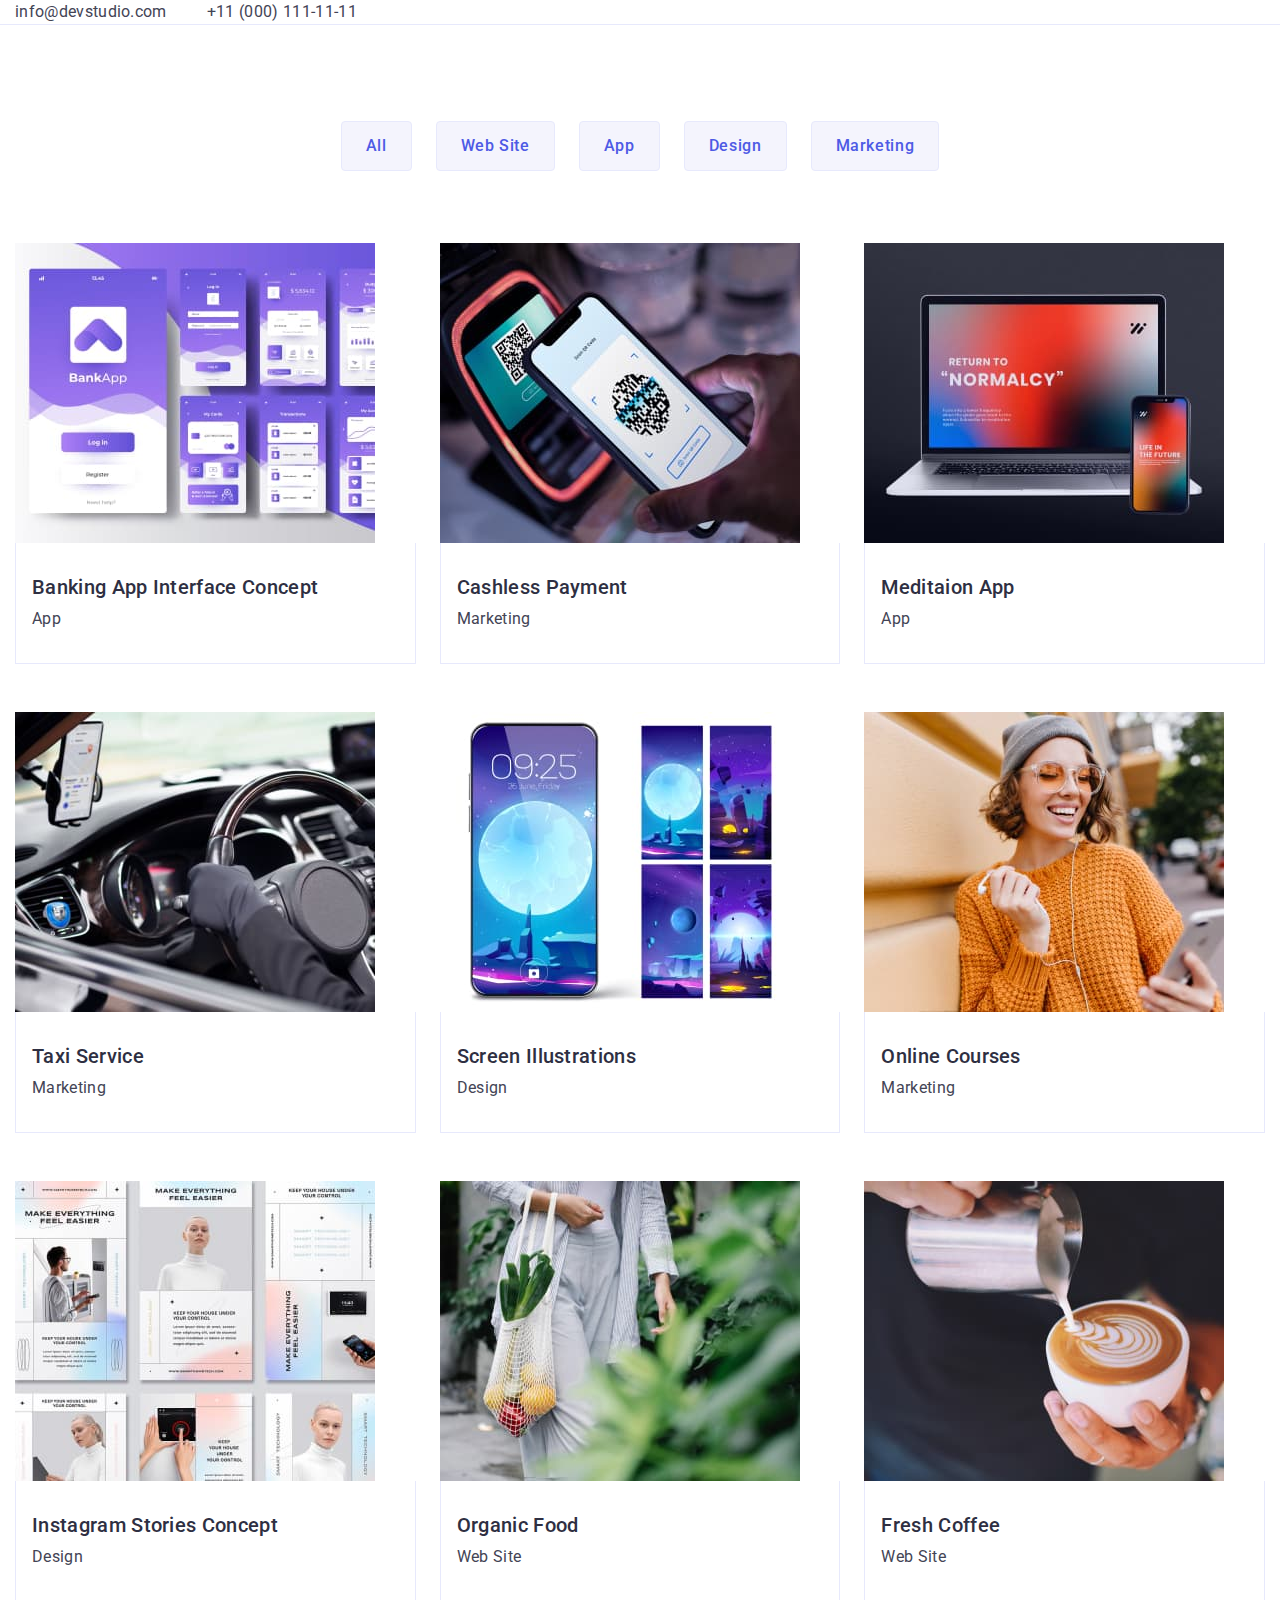
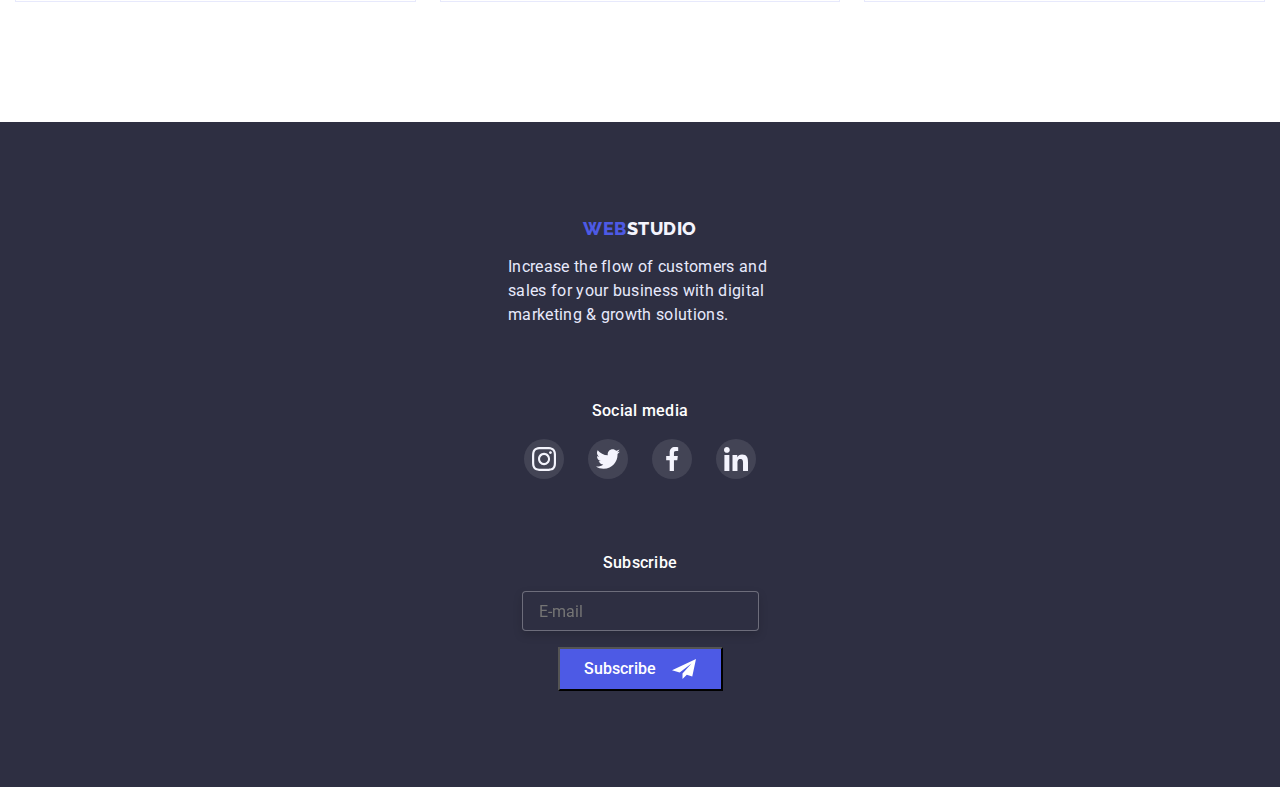
<file: portfolio.html>
<!DOCTYPE html>
<html lang="en">

<head>
    <meta charset="UTF-8">
    <meta http-equiv="X-UA-Compatible" content="IE=edge">
    <meta name="viewport" content="width=device-width, initial-scale=1.0">
    <title>WebStudio</title>
    <link rel="stylesheet" href="https://cdnjs.cloudflare.com/ajax/libs/modern-normalize/1.1.0/modern-normalize.css"
        integrity="sha512-Y0MM+V6ymRKN2zStTqzQ227DWhhp4Mzdo6gnlRnuaNCbc+YN/ZH0sBCLTM4M0oSy9c9VKiCvd4Jk44aCLrNS5Q=="
        crossorigin="anonymous" referrerpolicy="no-referrer" />
    <link rel="preconnect" href="https://fonts.googleapis.com">
    <link rel="preconnect" href="https://fonts.gstatic.com" crossorigin>
    <link
        href="https://fonts.googleapis.com/css2?family=Raleway:wght@800&family=Roboto:wght@400;500;700;900&display=swap"
        rel="stylesheet">
    <link rel="stylesheet" href="./css/styles.css">
</head>

<body>
    <!-- Header -->
    <header class="header">
        <div class="container header-container">
            <nav class="header-nav">
                <a href="./index.html" class="header-logo"><span class="logo-accent">Web</span>Studio</a>

                <ul class="header-list">

                    <li class="header-item"><a href="./index.html" class="header-link">Studio</a></li>
                    <li class="header-item"><a href="./portfolio.html" class="header-link active">Portfolio</a></li>
                    <li class="header-item"><a href="" class="header-link">Contacts</a></li>
                </ul>
            </nav>
            <address class="address">
                <ul class="address-list">
                    <li class="address-item"><a href="mailto:info@devstudio.com"
                            class="address-mail">info@devstudio.com</a>
                    </li>
                    <li class="address-item"><a href="tel:+110001111111" class="address-tel">+11 (000) 111-11-11</a>
                    </li>
                </ul>
            </address>
        </div>

    </header>
    <main>
        <!-- Portfolio -->
        <section class="portfolio">
            <div class="container">
                <h1 class="portfolio-title visually-hidden">Portfolio</h1>
                <ul class="portfolio-list">
                    <li class="portfolio-item"><button type="button" class="portfolio-btn">All</button></li>
                    <li class="portfolio-item"><button type="button" class="portfolio-btn">Web Site</button></li>
                    <li class="portfolio-item"><button type="button" class="portfolio-btn">App</button></li>
                    <li class="portfolio-item"><button type="button" class="portfolio-btn">Design</button></li>
                    <li class="portfolio-item"><button type="button" class="portfolio-btn">Marketing</button></li>
                </ul>

                <!-- Gallery -->
                <ul class="gallery-list">
                    <li class="gallery-item">
                        <a href="" class="gallery-link">
                            <div class="gallery-wrap">
                                <img src="./imgn-portfolio/bank.jpg" alt="Bank App" width="360" height="300">
                                <p class="gallery-overlay-text">14 Stylish and User-Friendly App Design Concepts · Task
                                    Manager App · Calorie Tracker App
                                    · Exotic Fruit Ecommerce App ·
                                    Cloud Storage App</p>
                            </div>
                            <div class="portfolio-card">
                                <h3 class="gallery-subtitle">Banking App Interface Concept</h3>
                                <p class="gallery-text">App</p>
                            </div>
                        </a>
                    </li>
                    <li class="gallery-item">
                        <a href="" class="gallery-link">
                            <div class="gallery-wrap">
                                <img src="./imgn-portfolio/cash.jpg" alt="Apple Pay" width="360" height="300">
                                <p class="gallery-overlay-text">14 Stylish and User-Friendly App Design Concepts · Task
                                    Manager App · Calorie Tracker App
                                    · Exotic Fruit Ecommerce App ·
                                    Cloud Storage App</p>
                            </div>
                            <div class="portfolio-card">
                                <h3 class="gallery-subtitle">Cashless Payment</h3>
                                <p class="gallery-text">Marketing</p>
                            </div>
                        </a>
                    </li>
                    <li class="gallery-item">
                        <a href="" class="gallery-link">
                            <div class="gallery-wrap">
                                <img src="./imgn-portfolio/meditation.jpg" alt="Laptop and phone" width="360"
                                    height="300">
                                <p class="gallery-overlay-text">14 Stylish and User-Friendly App Design Concepts · Task
                                    Manager App · Calorie Tracker App
                                    · Exotic Fruit Ecommerce App ·
                                    Cloud Storage App</p>
                            </div>
                            <div class="portfolio-card">
                                <h3 class="gallery-subtitle">Meditaion App</h3>
                                <p class="gallery-text">App</p>
                            </div>
                        </a>
                    </li>
                    <li class="gallery-item">
                        <a href="" class="gallery-link">
                            <div class="gallery-wrap">
                                <img src="./imgn-portfolio/taxi.jpg" alt="Taxi Service" width="360" height="300">
                                <p class="gallery-overlay-text">14 Stylish and User-Friendly App Design Concepts · Task
                                    Manager App · Calorie Tracker App
                                    · Exotic Fruit Ecommerce App ·
                                    Cloud Storage App</p>
                            </div>
                            <div class="portfolio-card">
                                <h3 class="gallery-subtitle">Taxi Service</h3>
                                <p class="gallery-text">Marketing</p>
                            </div>
                        </a>
                    </li>
                    <li class="gallery-item">
                        <a href="" class="gallery-link">
                            <div class="gallery-wrap">
                                <img src="./imgn-portfolio/phone.jpg" alt="Phone" width="360" height="300">
                                <p class="gallery-overlay-text">14 Stylish and User-Friendly App Design Concepts · Task
                                    Manager App · Calorie Tracker App
                                    · Exotic Fruit Ecommerce App ·
                                    Cloud Storage App</p>
                            </div>
                            <div class="portfolio-card">
                                <h3 class="gallery-subtitle">Screen Illustrations</h3>
                                <p class="gallery-text">Design</p>
                            </div>
                        </a>
                    </li>
                    <li class="gallery-item">
                        <a href="" class="gallery-link">
                            <div class="gallery-wrap">
                                <img src="./imgn-portfolio/girlwithphone.jpg" alt="Girl with phone" width="360"
                                    height="300">
                                <p class="gallery-overlay-text">14 Stylish and User-Friendly App Design Concepts · Task
                                    Manager App · Calorie Tracker App
                                    · Exotic Fruit Ecommerce App ·
                                    Cloud Storage App</p>
                            </div>
                            <div class="portfolio-card">
                                <h3 class="gallery-subtitle">Online Courses</h3>
                                <p class="gallery-text">Marketing</p>
                            </div>
                        </a>
                    </li>
                    <li class="gallery-item">
                        <a href="" class="gallery-link">
                            <div class="gallery-wrap">
                                <img src="./imgn-portfolio/insta.jpg" alt="Instagram Story" width="360" height="300">
                                <p class="gallery-overlay-text">14 Stylish and User-Friendly App Design Concepts · Task
                                    Manager App · Calorie Tracker App
                                    · Exotic Fruit Ecommerce App ·
                                    Cloud Storage App</p>
                            </div>
                            <div class="portfolio-card">
                                <h3 class="gallery-subtitle">Instagram Stories Concept</h3>
                                <p class="gallery-text">Design</p>
                            </div>
                        </a>
                    </li>
                    <li class="gallery-item">
                        <a href="" class="gallery-link">
                            <div class="gallery-wrap">
                                <img src="./imgn-portfolio/food.jpg" alt="Vegetables" width="360" height="300">
                                <p class="gallery-overlay-text">14 Stylish and User-Friendly App Design Concepts · Task
                                    Manager App · Calorie Tracker App
                                    · Exotic Fruit Ecommerce App ·
                                    Cloud Storage App</p>
                            </div>
                            <div class="portfolio-card">
                                <h3 class="gallery-subtitle">Organic Food</h3>
                                <p class="gallery-text">Web Site</p>
                            </div>
                        </a>
                    </li>
                    <li class="gallery-item">
                        <a href="" class="gallery-link">
                            <div class="gallery-wrap">
                                <img src="./imgn-portfolio/cofee.jpg" alt="Cappuccino" width="360" height="300">
                                <p class="gallery-overlay-text">14 Stylish and User-Friendly App Design Concepts · Task
                                    Manager App · Calorie Tracker App
                                    · Exotic Fruit Ecommerce App ·
                                    Cloud Storage App</p>
                            </div>
                            <div class="portfolio-card">
                                <h3 class="gallery-subtitle">Fresh Coffee</h3>
                                <p class="gallery-text">Web Site</p>
                            </div>
                        </a>
                    </li>
                </ul>
            </div>
        </section>
    </main>
    <!-- Footer -->
    <footer class="footer">
        <div class="container footer-conctainer">
            <div class="footer-logo-text"> <a href="./index.html" class="footer-logo"><span
                        class="logo-accent">Web</span>Studio</a>
                <p class="footer-text">Increase the flow of customers and sales for your business with digital marketing
                    &
                    growth solutions.</p>
            </div>


            <div class="footer-social">
                <p class="footer-social-text">Social media</p>
                <ul class="footer-social-list">

                    <li class="footer-social-item"><a href="" class="footer-social-link">
                            <svg class="footer-social-icon" width="24" height="24">
                                <use href="./images/symbol-defs.svg#icon-instagram"></use>
                            </svg></a></li>
                    <li class="footer-social-item"><a href="" class="footer-social-link"><svg class="team-social-icon"
                                width="24" height="24">
                                <use href="./images/symbol-defs.svg#icon-twitter"></use>
                            </svg></a></li>
                    <li class="footer-social-item"><a href="" class="footer-social-link"><svg class="team-social-icon"
                                width="24" height="24">
                                <use href="./images/symbol-defs.svg#icon-facebook"></use>
                            </svg></a></li>
                    <li class="footer-social-item"><a href="" class="footer-social-link"><svg class="team-social-icon"
                                width="24" height="24">
                                <use href="./images/symbol-defs.svg#icon-linkedin"></use>
                            </svg></a></li>
                </ul>
            </div>


            <form class="footer-form">
                <label for="footer-email" class="footer-mail">Subscribe</label>
                <div class="footer-mail-form">
                    <input type="email" name="email" class="footer-mail-input" id="footer-email" placeholder="E-mail">
                    <button type="submit" class="form-btn">Subscribe
                        <svg class="footer-form-svg" width="24" height="24">
                            <use href="./images/symbol-defs.svg#icon-Frame"></use>
                        </svg>
                    </button>
                </div>
            </form>

        </div>
    </footer>
    <div class="backdrop is-hidden " data-modal>
        <div class="modal">
            <button type="button" data-modal-close class="modal-close">
                <svg class="modal-close-button">
                    <use href="./images/symbol-defs.svg#icon-close"></use>
                </svg></button>
            <form class="form-modal">
                <label for="name" class="modal-label">Name</label>
                <input type="text" name="username" id="name">
                <label for="tel" class="modal-label">Phone</label>
                <input type="tel" name="userphone" id="tel">
                <label for="mail" class="modal-label">Email</label>
                <input type="email" name="usermail" id="mail">
            </form>
        </div>
    </div>
    <script src="./js/modal.js"></script>
</body>

</html>
</file>
<file: css/styles.css>
:root {
    --logo-color: #4D5AE5;
    --logo-second-color: #F4F4FD;
    --hero-color: #FFFFFF;
    --primary-color: #2E2F42;
    --secondary-color: #434455;
    --footer-color: #E7E9FC;
    --background-btn: #404BBF;

}

body {
    font-family: 'Roboto', sans-serif;
    letter-spacing: 0.02em;
    background-color: var(--hero-color);
}

h1,
h2,
h3,
h4,
h5,
h6,
p {
    margin: 0;
}

ul {
    list-style: none;
    margin: 0;
    padding: 0;
}

img {
    display: block;
}

.container {

    width: 100%;
    padding-left: 15px;
    padding-right: 15px;
    margin-left: auto;
    margin-right: auto;
}



/* header */
.header {
    border-bottom: 1px solid #E7E9FC;
}

.header-container {
    display: flex;
    align-items: center;
    justify-content: space-between;

}

.header-nav {
    display: flex;
    display: none;
}

.header-list {
    display: flex;
    gap: 40px;
    margin-left: 76px;
    align-items: center;
}

/* .address {
    margin-left: auto;
} */

.address-list {
    display: flex;
    gap: 40px;
}

.header-logo {
    text-decoration: none;
    font-family: 'Raleway';
    font-weight: 800;
    font-size: 18px;
    line-height: 1.33;
    letter-spacing: 0.03em;
    text-transform: uppercase;
    color: var(--primary-color);
    padding-top: 24px;
    padding-bottom: 24px;
}

.header-logo .logo-accent {
    color: var(--logo-color);
}

.header-link {

    text-decoration: none;
    font-weight: 500;
    font-size: 16px;
    line-height: 1.5;
    color: var(--primary-color);
    padding-top: 24px;
    padding-bottom: 24px;
    transition: color 250ms cubic-bezier(0.4, 0, 0.2, 1);
}

.header-link:hover,
.header-link:focus {
    color: var(--logo-color);

}

.active {
    color: var(--background-btn);
    position: relative;
}

.active::after {
    content: '';
    position: absolute;
    left: 0;
    bottom: -3px;

    background-color: var(--background-btn);
    border-radius: 2px;
    height: 4px;
    width: 100%;
}

.address-mail,
.address-tel {
    font-style: normal;
    text-decoration: none;
    font-size: 16px;
    line-height: 24px;
    color: var(--secondary-color);
    padding-top: 24px;
    padding-bottom: 24px;
    transition: color 250ms cubic-bezier(0.4, 0, 0.2, 1);

}


.address-mail:hover,
.address-mail:focus,
.address-tel:hover,
.address-tel:focus {
    color: var(--logo-color)
}

/*Hero  */
.hero {
    width: 100%;
    margin-left: auto;
    margin-right: auto;
    padding-top: 112px;
    padding-bottom: 112px;
    text-align: center;
    background-image:
        linear-gradient(rgba(46, 47, 66, 0.7), rgba(46, 47, 66, 0.7)),
        url(../images/hero-img-mob.jpg);
    background-repeat: no-repeat;
    background-position: center;
    background-size: cover;
}

@media (min-device-pixel-ratio: 2),
(min-resolution: 192dpi),
(min-resolution: 2dppx) {
    .hero {
        background-image:
            linear-gradient(rgba(46, 47, 66, 0.7), rgba(46, 47, 66, 0.7)),
            url(../images/hero-img-mob-2x.jpg);
    }
}



.hero-title {
    margin: 0 auto 72px;
    max-width: 496px;
    font-size: 36px;
    line-height: 1.11;
    text-align: center;
    color: var(--hero-color);
}

.hero-btn {
    padding: 16px 32px;
    border-radius: 4px;
    border-color: var(--logo-color);
    box-shadow: 0px 4px 4px rgba(0, 0, 0, 0.15);

    font-family: inherit;
    font-weight: 500;
    font-size: 16px;
    line-height: 1.5;
    letter-spacing: 0.04em;
    color: var(--hero-color);
    background-color: var(--logo-color);
    cursor: pointer;
    transition: background-color 250ms cubic-bezier(0.4, 0, 0.2, 1);
}

.hero-btn:is(:hover, :focus) {
    background-color: var(--background-btn);
}

/* advantages */
.advantages {
    padding-top: 96px;
    padding-bottom: 96px;
}

.advantages-list {
    display: flex;
    flex-wrap: wrap;
    flex-direction: row;
    row-gap: 72px;
}

.advantages-item {
    /* min-width: 396px; */
    /* width: calc((100% - 72px) / 4); */
}

.visually-hidden {
    position: absolute;
    height: 1px;
    margin: -1px;
    border: 0;
    padding: 0;
    white-space: nowrap;
    clip-path: inset(100%);
    clip: rect(0 0 0 0);
    overflow: hidden;
    width: 1px;
}

.advantages-subtitle {
    margin-bottom: 8px;
    font-size: 36px;
    line-height: 1.1;
    color: var(--primary-color)
}

.advantages-text {
    font-size: 16px;
    line-height: 1.5;
    color: var(--secondary-color);
}






/* team */
.team {
    padding-top: 96px;
    padding-bottom: 96px;
    background-color: var(--logo-second-color);
}

.team-list {
    display: flex;
    flex-wrap: wrap;
    width: 100%;
    gap: 24px;
    justify-content: center;
}

.team-item {

    border-radius: 0px 0px 4px 4px;
    box-shadow: 0px 1px 6px rgba(46, 47, 66, 0.08), 0px 1px 1px rgba(46, 47, 66, 0.16), 0px 2px 1px rgba(46, 47, 66, 0.08);
}

.team-description {
    padding-top: 32px;
    padding-bottom: 32px;
    text-align: center;
    background-color: var(--hero-color);
}


.team-title {
    margin-bottom: 72px;

    font-size: 36px;
    line-height: 1.11;
    text-align: center;
    text-transform: capitalize;
    color: var(--primary-color);
}

.team-subtitle {

    margin-bottom: 8px;

    font-weight: 500;
    font-size: 20px;
    line-height: 1.2;
    color: var(--primary-color);
}

.team-text {
    margin-bottom: 8px;
    font-size: 16px;
    line-height: 1.5;
    color: var(--secondary-color);
}

.team-social-list {
    display: flex;
    gap: 24px;
    justify-content: center;
}

.team-social-item {
    width: 40px;
    height: 40px;
}

.team-social-link {
    display: flex;
    justify-content: center;
    align-items: center;
    width: 100%;
    height: 100%;
    border-radius: 50%;
    background-color: var(--logo-color);
    transition: background-color 250ms cubic-bezier(0.4, 0, 0.2, 1);
}

.team-social-link:hover,
.team-social-link:focus {
    background-color: var(--background-btn);
}

/* Customers */
.customers {
    padding-top: 96px;
    padding-bottom: 96px;
}

.customers-title {
    font-size: 36px;
    line-height: 1.11;
    text-transform: capitalize;
    color: var(--primary-color);
    text-align: center;
    margin-bottom: 72px;
}

.customers-list {
    display: flex;
    flex-wrap: wrap;
    column-gap: 16px;
    row-gap: 72px;
    justify-content: center;
}

.customers-item {
    width: 168px;
    height: 88px;
    border: 1px solid #8E8F99;
    border-radius: 4px;
    transition: border-color 250ms cubic-bezier(0.4, 0, 0.2, 1);
}

.customers-link {
    display: flex;

    justify-content: center;
    align-items: center;
    width: 100%;
    height: 100%;


}

.customers-icon {
    fill: #8E8F99;
    transition: fill 250ms cubic-bezier(0.4, 0, 0.2, 1);

}

.customers-item:is(:hover, :focus) {
    border-color: var(--background-btn);
}



.customers-item:is(:hover, :focus) .customers-icon {
    fill: var(--background-btn);
}

/* footer */
.footer {
    padding-top: 96px;
    padding-bottom: 96px;
    background: var(--primary-color);
}


.footer-logo {
    display: block;
    text-align: center;
    text-decoration: none;
    font-family: 'Raleway';
    font-weight: 800;
    font-size: 18px;
    line-height: 1.17;
    letter-spacing: 0.03em;
    text-transform: uppercase;
    color: var(--logo-second-color);
}

.footer-logo .logo-accent {
    color: var(--logo-color);
}

.footer-text {
    margin-top: 16px;
    max-width: 264px;
    font-size: 16px;
    line-height: 1.5;
    color: var(--footer-color);
}

.footer-social {
    text-align: center;
}

.footer-social-text {

    margin-bottom: 16px;
    font-weight: 500;
    font-size: 16px;
    line-height: 1.5;
    color: var(--hero-color);
}

.footer-conctainer {
    display: flex;
    flex-direction: column;
    justify-content: center;
    align-items: center;
    gap: 72px;
    margin-right: auto;
    margin-left: auto;


}



.footer-social-list {
    display: flex;
    gap: 24px;

}


.footer-social-item {
    width: 40px;
    height: 40px;
}


.footer-social-link {
    display: flex;
    justify-content: center;
    align-items: center;
    width: 100%;
    height: 100%;
    border-radius: 50%;
    background-color: var(--secondary-color);
    transition: background-color 250ms cubic-bezier(0.4, 0, 0.2, 1);
}

.footer-social-link:is(:hover, :focus) {
    background-color: #31D0AA;
}




/* Porfolio.html */
.portfolio-list {

    margin-bottom: 72px;
    display: flex;
    justify-content: center;
    gap: 24px;
}

.portfolio-btn {
    padding: 12px 24px;
    font-family: inherit;
    font-weight: 500;
    font-size: 16px;
    line-height: 1.5;
    letter-spacing: 0.04em;
    color: var(--logo-color);
    background-color: var(--logo-second-color);
    cursor: pointer;
    border: 1px solid #E7E9FC;
    border-radius: 4px;
    transition: background-color 250ms cubic-bezier(0.4, 0, 0.2, 1),
        color 250ms cubic-bezier(0.4, 0, 0.2, 1),
        box-shadow 250ms cubic-bezier(0.4, 0, 0.2, 1);
}

.portfolio-btn:hover,
.portfolio-btn:focus {
    background: var(--background-btn);
    color: var(--hero-color);
    box-shadow: 0px 3px 1px rgba(0, 0, 0, 0.1), 0px 2px 1px rgba(0, 0, 0, 0.08), 0px 2px 2px rgba(0, 0, 0, 0.12);

}

/* gallery */
.portfolio {
    padding-top: 96px;
    padding-bottom: 120px;
}

.gallery-list {
    display: flex;
    flex-wrap: wrap;
    row-gap: 48px;
    column-gap: 24px;


}

.portfolio-card {
    padding-left: 16px;
    padding-top: 32px;
    padding-bottom: 32px;
    background-color: var(--hero-color);
    border-bottom: 1px solid #E7E9FC;
    border-right: 1px solid #E7E9FC;
    border-left: 1px solid #E7E9FC;
}

.gallery-item {
    width: calc((100% - 48px) / 3);
    transition: box-shadow 250ms cubic-bezier(0.4, 0, 0.2, 1);
}

.gallery-item:is(:hover, :focus) {
    box-shadow: 0px 1px 6px rgba(46, 47, 66, 0.08), 0px 1px 1px rgba(46, 47, 66, 0.16), 0px 2px 1px rgba(46, 47, 66, 0.08);
}

.gallery-subtitle {
    margin-bottom: 8px;
    font-weight: 500;
    font-size: 20px;
    line-height: 1.2;
    color: var(--primary-color);
}

.gallery-text {
    font-size: 16px;
    line-height: 1.5;
    color: var(--secondary-color);
}

.gallery-link {
    text-decoration: none;

}

.gallery-link:is(:hover, :focus) .gallery-overlay-text {
    transform: translateY(0);
}

.gallery-wrap {
    position: relative;
    overflow: hidden;
}

.gallery-overlay-text {
    font-size: 16px;
    line-height: 1.50;
    color: var(--logo-second-color);
    padding: 40px 32px 0;
    position: absolute;
    top: 0;
    left: 0;
    background-color: var(--logo-color);
    width: 100%;
    height: 100%;
    transform: translateY(100%);
    transition: transform 250ms cubic-bezier(0.4, 0, 0.2, 1);
    overflow: auto;
}


/* Modal */
.backdrop {

    width: 100%;
    height: 100%;
    background: rgba(46, 47, 66, 0.4);

    position: fixed;
    top: 0;
    left: 0;
    opacity: 1;
    transition: opacity 250ms cubic-bezier(0.4, 0, 0.2, 1),
        visibility 250ms cubic-bezier(0.4, 0, 0.2, 1);
}

.backdrop.is-hidden {
    opacity: 0;
    visibility: hidden;
    pointer-events: none;

}

.modal {
    width: 408px;
    height: 584px;
    background: #FCFCFC;
    box-shadow: 0px 1px 1px rgba(0, 0, 0, 0.14), 0px 1px 3px rgba(0, 0, 0, 0.12), 0px 2px 1px rgba(0, 0, 0, 0.2);
    border-radius: 4px;
    padding: 24px;

    position: absolute;
    top: 50%;
    left: 50%;
    transform: translate(-50%, -50%) scale(1);
    transition: transform 250ms cubic-bezier(0.4, 0, 0.2, 1);
}

.modal-close {
    display: block;
    margin-left: auto;
    padding: 8px;
    border: 1px solid rgba(0, 0, 0, 0.1);
    background-color: var(--footer-color);
    border-radius: 50%;
    cursor: pointer;
}

.modal-close-button {
    display: block;
    width: 8px;
    height: 8px;

}

.modal-title {
    font-weight: 500;
    font-size: 16px;
    line-height: 1.5;

    text-align: center;
    margin-top: 24px;
    margin-bottom: 16px;
}

.form-modal {
    display: block;


}

.modal-label {

    display: block;
    font-size: 12px;
    line-height: 1.17;
    letter-spacing: 0.01em;
    color: #8E8F99;
    margin-bottom: 4px;

}


.modal-input {
    width: 100%;
    border: 1px solid rgba(46, 47, 66, 0.4);
    border-radius: 4px;
    height: 40px;
    padding: 5px 10px;
    padding-left: 38px;
    outline: transparent;
    transition: border-color 250ms cubic-bezier(0.4, 0, 0.2, 1);
}

.modal-input:focus {
    border-color: var(--logo-color);
}

.modal-input:focus+.form-icon {
    fill: var(--logo-color);
}

.form-group {
    position: relative;
    margin-bottom: 8px;

}

.form-icon {
    position: absolute;
    top: 50%;
    left: 16px;
    transform: translateY(-50%);
    transition: fill 250ms cubic-bezier(0.4, 0, 0.2, 1);

}

.form-textarea {
    width: 100%;
    min-height: 120px;
    border: 1px solid rgba(46, 47, 66, 0.4);
    border-radius: 4px;
    resize: none;
    padding: 5px 10px;

    outline: transparent;
    transition: border-color 250ms cubic-bezier(0.4, 0, 0.2, 1);

}

.form-textarea::placeholder {
    font-weight: 400;
    font-size: 12px;
    line-height: 1.17;
    letter-spacing: 0.04em;
    color: rgba(46, 47, 66, 0.4);
    transition: color 250ms cubic-bezier(0.4, 0, 0.2, 1);
}

.form-textarea:focus {
    border-color: var(--logo-color);
}

.form-textarea:focus::placeholder {
    color: var(--logo-color);
}

.policy-label {
    font-weight: 400;
    font-size: 12px;
    line-height: 1.17;
    letter-spacing: 0.04em;
    color: #8E8F99;
    display: flex;
    align-items: center;
}



.policy-label span {
    display: flex;
    align-items: center;
    justify-content: center;
    width: 16px;
    height: 16px;
    border: 1px solid rgba(46, 47, 66, 0.4);
    border-radius: 2px;
    margin-right: 8px;
    fill: transparent;
    transition: background-color 250ms cubic-bezier(0.4, 0, 0.2, 1);
    ;


}

.policy-link {
    padding-left: 3px;
}

.policy-input:checked+.policy-label span {
    background-color: var(--background-btn);
}

.modal-btn {
    display: block;
    min-width: 169px;
    margin-left: auto;
    margin-right: auto;
    padding: 16px 32px;
}





.backdrop.is-hidden .modal {
    transform: translate(-50%, -50%) scale(0.5);
}


/* form  footer*/

.footer-form {
    display: flex;
    flex-direction: column;
    align-items: center;
    text-align: center;


    gap: 16px;
}

.footer-mail-form {
    display: flex;
    flex-direction: column;
    gap: 16px;
}

.footer-mail-input {
    display: block;
    border: 1px solid rgba(255, 255, 255, 0.3);
    filter: drop-shadow(0px 4px 4px rgba(0, 0, 0, 0.15));
    border-radius: 4px;
    background-color: var(--primary-color);
    padding: 8px 16px;
    height: 40px;


}

.form-btn {
    display: inline-flex;
    align-items: center;
    min-width: 165px;
    min-height: 40px;
    padding: 8px 24px;
    background-color: var(--logo-color);
    font-weight: 500;
    font-size: 16px;
    line-height: 1.5;
    color: var(--hero-color);
    transition: transform 250ms cubic-bezier(0.4, 0, 0.2, 1);
    cursor: pointer;
    margin-right: auto;
    margin-left: auto;
}


.footer-form-svg {
    align-items: center;
    margin-left: 16px;
}

.form-btn:is(:hover, :focus) {
    background-color: var(--background-btn);
}

.footer-mail {

    width: 100%;
    font-weight: 500;
    font-size: 16px;
    line-height: 1.5;
    color: var(--hero-color);

}

@media scree and (min-width:300px),
(max-width:767px) {
    .advantages-icon-list {
        display: none;
    }

    .works {
        display: none;
    }

    .footer-form {
        width: 100%;
        display: flex;
        flex-direction: column;
        align-items: center;
        text-align: center;


        gap: 16px;
    }

    .footer-mail-form {
        width: 100%;
        display: flex;
        flex-direction: column;
        gap: 16px;
    }

    .header-nav {
        display: none;
    }

    .address {
        display: none;
    }
}

@media scree and (min-width:300px),
(max-width:479px) {
    .modal {
        width: 95%;
        height: 80%;
        background: #FCFCFC;
        box-shadow: 0px 1px 1px rgba(0, 0, 0, 0.14), 0px 1px 3px rgba(0, 0, 0, 0.12), 0px 2px 1px rgba(0, 0, 0, 0.2);
        border-radius: 4px;
        padding: 24px;

        position: absolute;
        top: 50%;
        left: 50%;
        transform: translate(-50%, -50%) scale(1);
        transition: transform 250ms cubic-bezier(0.4, 0, 0.2, 1);
    }
}

.menu-btn {
    margin: 0;
    padding: 0;
    border: none;
    stroke: var(--primary-color);
    background-color: var(--hero-color);
    cursor: pointer;

}

.close-menu {
    margin: 0;
    padding: 0;
    position: absolute;
    display: flex;
    justify-content: center;
    align-items: center;
    top: 24px;
    right: 24px;
    height: 24px;
    width: 24px;
    padding: 0;
    background: var(--hero-color);
    border: 1px solid rgba(0, 0, 0, 0.1);
    border-radius: 50%;
    cursor: pointer;
}

/* .menu-container {
    display: flex;
    flex-direction: column;
    justify-content: space-between;
    position: fixed;
    padding-top: 80px;
    padding-left: 40px;
    padding-right: 40px;
    padding-bottom: 40px;
    top: 0;
    left: 0;
    width: 100%;
    height: 100%;
    background-color: #ffffff;
} */

@media (min-width: 767px) {
    .menu {
        display: none;
    }
}

.menu-container {
    display: flex;
    flex-direction: column;
    justify-content: space-between;
    position: fixed;
    top: 0;
    left: 0;
    width: 100vw;
    height: 100vh;
    padding: 80px 40px 40px;
    background-color: #ffffff;
    z-index: 999;
    transform: translateX(100%);
    transition: transform 250ms ease-in-out;
}

.menu-container.is-open {
    transform: translateX(0);
}

.nav-mobile-list {
    display: flex;
    flex-direction: column;
    align-items: flex-start;
    margin: 0;
    gap: 40px;
}

.mobile-link {
    font-weight: 700;
    font-size: 36px;
    line-height: 1.11;
    text-decoration: none;

    letter-spacing: 0.02em;
    text-transform: capitalize;
    color: var(--primary-color);
}

.contact {
    color: var(--logo-color);
}

.address-mobile-list {
    display: flex;
    flex-direction: column-reverse;
    gap: 40px;
    margin-top: auto;

}

.mob-address-tel {
    font-weight: 700;
    font-size: 36px;
    line-height: 1.11;
    text-decoration: none;

    letter-spacing: 0.02em;
    text-transform: capitalize;



    color: var(--logo-color);
}

.mob-address-mail {
    font-weight: 500;
    font-size: 20px;
    line-height: 1.2;
    text-decoration: none;
    letter-spacing: 0.02em;



    color: #434455;
}

.mobile-team-list {
    margin-top: 48px;
    display: flex;
    justify-content: space-between;
}
</file>
